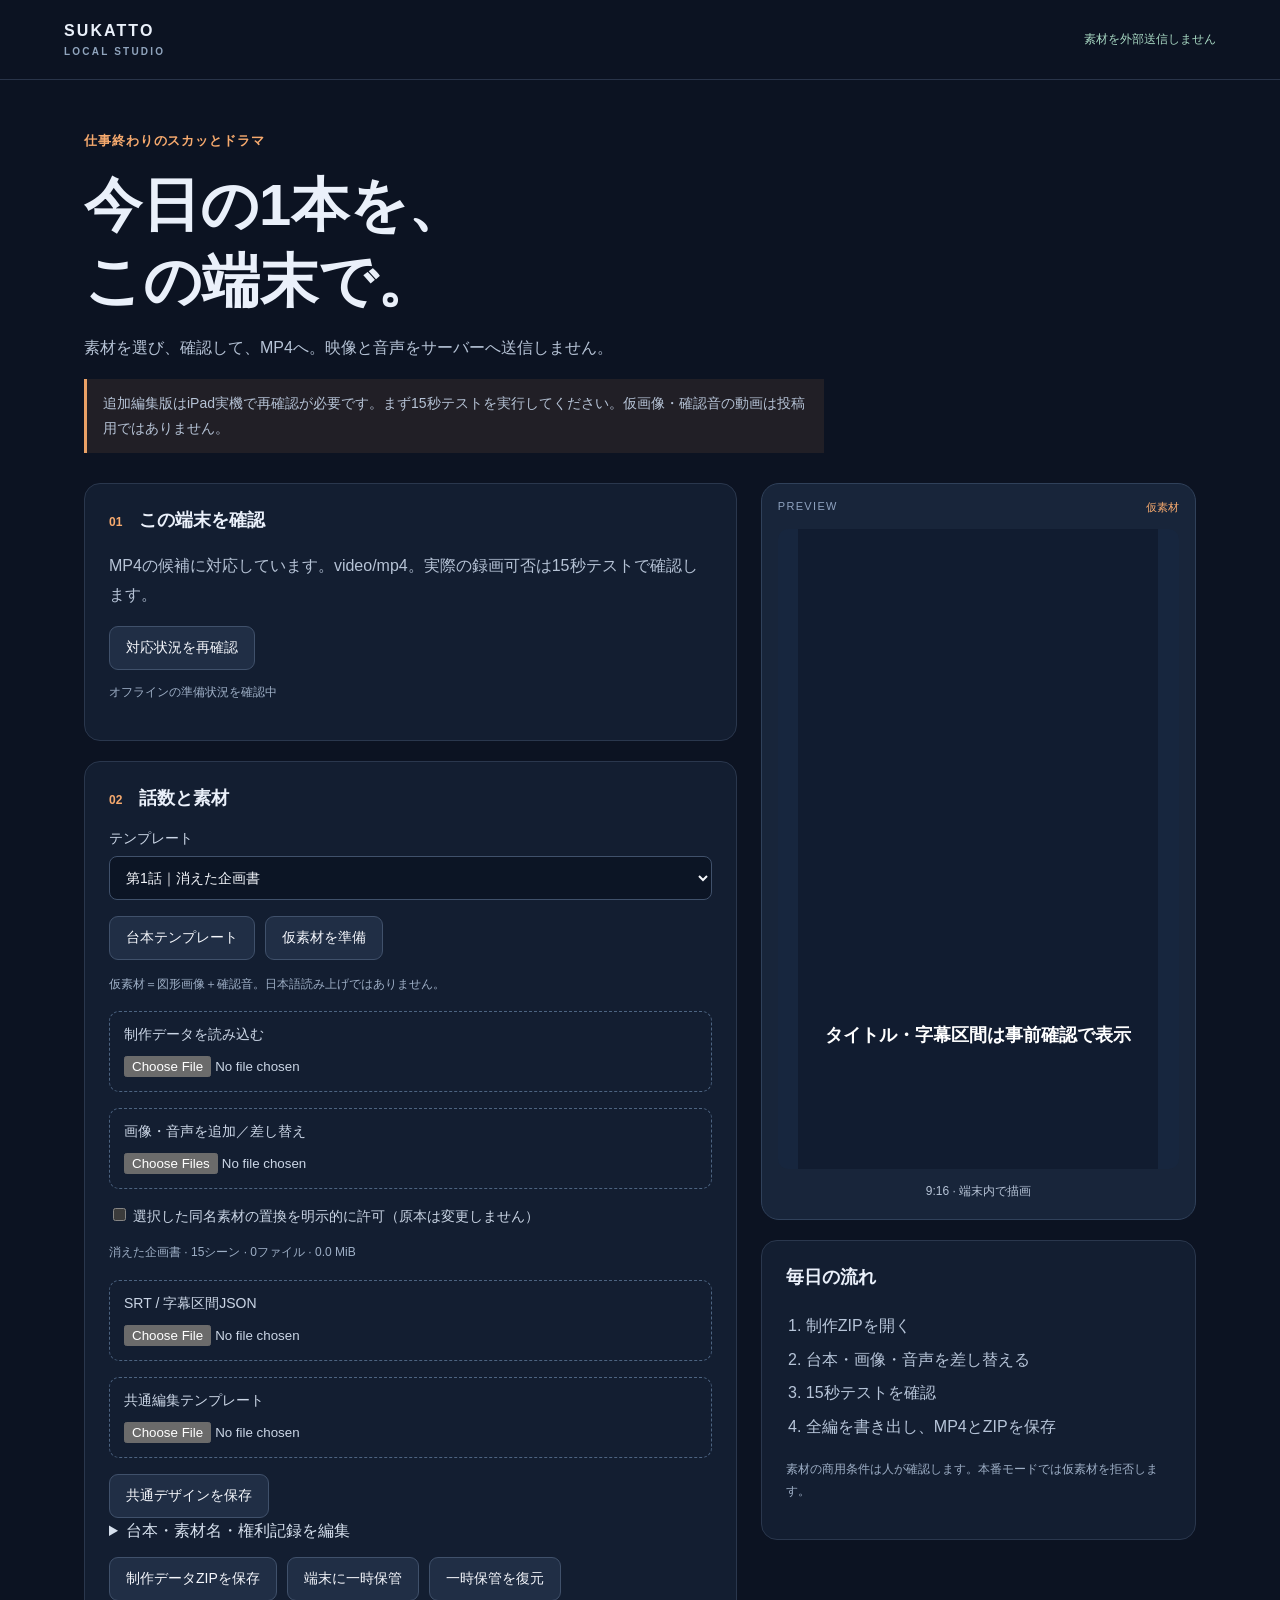
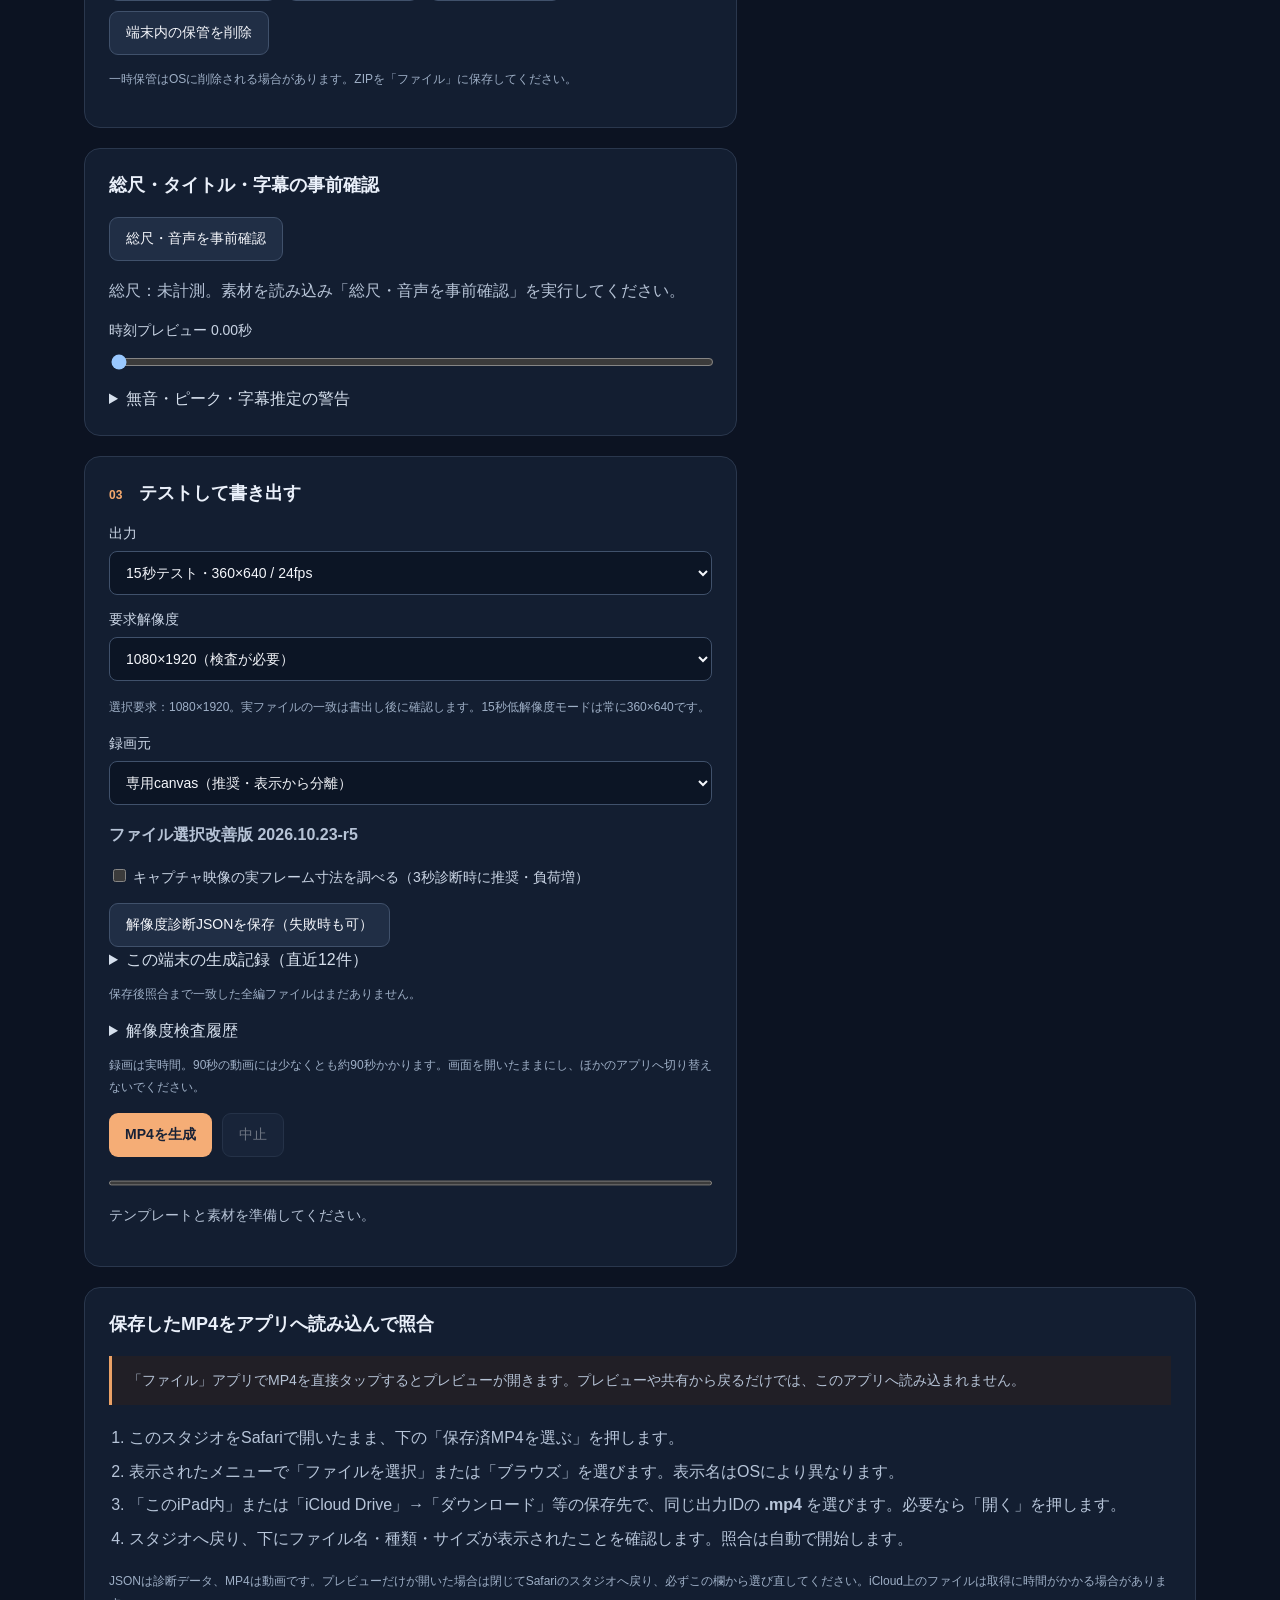
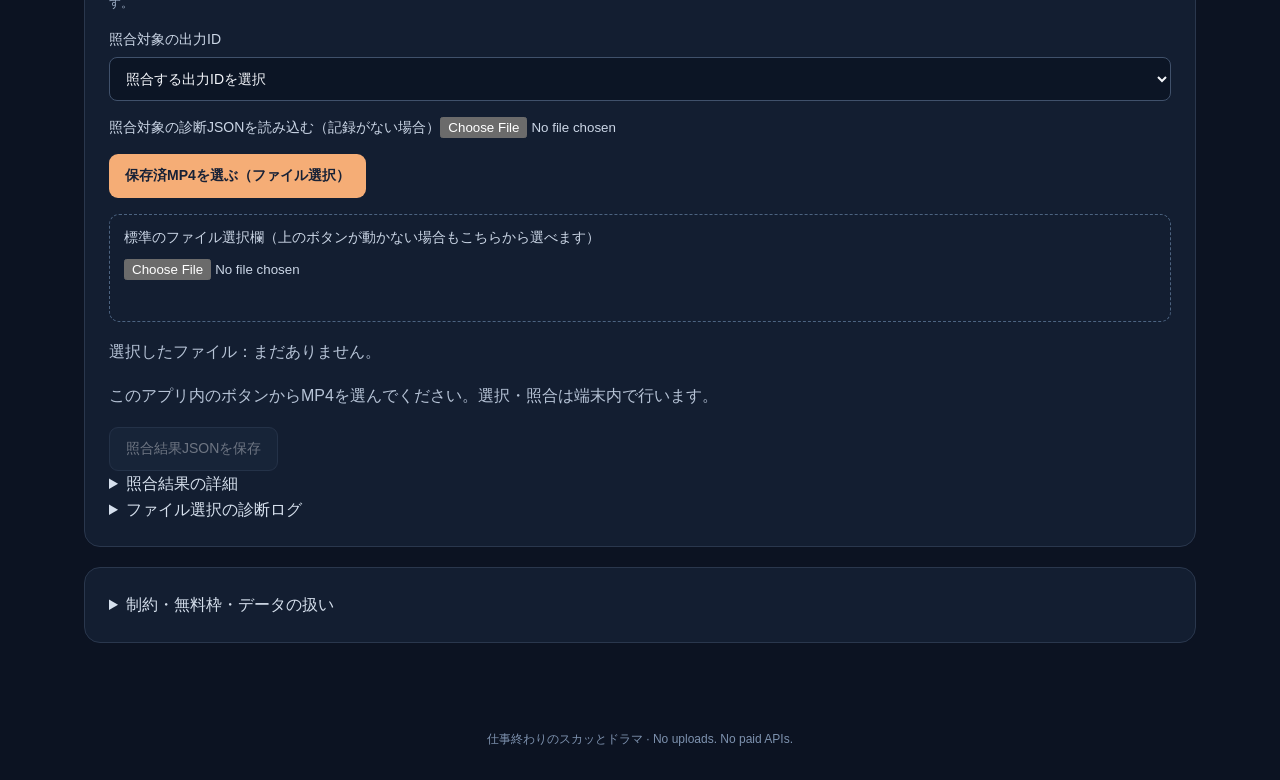
<file: index.html>
<!doctype html>
<html lang="ja"><head><meta charset="utf-8"><meta http-equiv="Content-Security-Policy" content="default-src 'self'; script-src 'self'; style-src 'self'; img-src 'self' blob: data:; media-src 'self' blob:; connect-src 'self'; worker-src 'self'; object-src 'none'; base-uri 'self'; form-action 'none'"><meta name="viewport" content="width=device-width,initial-scale=1,viewport-fit=cover"><meta name="theme-color" content="#111c30"><meta name="apple-mobile-web-app-capable" content="yes"><meta name="apple-mobile-web-app-status-bar-style" content="black-translucent"><link rel="manifest" href="manifest.webmanifest"><link rel="icon" href="icon.svg" type="image/svg+xml"><title>仕事終わりのスカッとドラマ｜端末内スタジオ</title><link rel="stylesheet" href="style.css"></head>
<body><header><div class="brand">SUKATTO <span>LOCAL STUDIO</span></div><span id="offline">端末内で合成</span></header>
<main><section class="intro"><p class="eyebrow">仕事終わりのスカッとドラマ</p><h1>今日の1本を、<br>この端末で。</h1><p>素材を選び、確認して、MP4へ。映像と音声をサーバーへ送信しません。</p><p class="notice">追加編集版はiPad実機で再確認が必要です。まず15秒テストを実行してください。仮画像・確認音の動画は投稿用ではありません。</p></section>
<div class="layout"><div class="controls">
<section class="card"><h2><span>01</span> この端末を確認</h2><p id="capabilities">確認中…</p><button id="diagnose">対応状況を再確認</button><p class="small" id="cacheStatus">オフラインの準備状況を確認中</p></section>
<section class="card"><h2><span>02</span> 話数と素材</h2><label>テンプレート<select id="episode"><option value="1">第1話｜消えた企画書</option><option value="2">第2話｜押しつけられた当番表</option></select></label><div class="buttons"><button id="template">台本テンプレート</button><button id="demo">仮素材を準備</button></div><p class="small">仮素材＝図形画像＋確認音。日本語読み上げではありません。</p>
<label class="upload">制作データを読み込む<input id="projectFile" type="file" accept=".json,.zip,application/json,application/zip"></label>
<label class="upload">画像・音声を追加／差し替え<input id="assets" type="file" accept="image/*,audio/*,.wav,.mp3,.m4a" multiple></label><label><input id="allowReplace" type="checkbox"> 選択した同名素材の置換を明示的に許可（原本は変更しません）</label><p id="assetStatus" class="small">素材は未選択です。</p>
<label class="upload">SRT / 字幕区間JSON<input id="subtitleFile" type="file" accept=".srt,.json"></label><label class="upload">共通編集テンプレート<input id="styleFile" type="file" accept=".json"></label><button id="saveTemplate">共通デザインを保存</button><details><summary>台本・素材名・権利記録を編集</summary><p class="small">脚本は1シーン45文字以内。区間字幕は最大2行・26文字。画像・音声は同じファイル名で差し替え可能です。</p><textarea id="manifest" spellcheck="false" aria-label="制作データJSON"></textarea><button id="apply">編集を適用</button></details>
<div class="buttons"><button id="saveProject">制作データZIPを保存</button><button id="remember">端末に一時保管</button><button id="recall">一時保管を復元</button><button id="clear">端末内の保管を削除</button></div><p class="small">一時保管はOSに削除される場合があります。ZIPを「ファイル」に保存してください。</p></section>
<section class="card"><h2>総尺・タイトル・字幕の事前確認</h2><button id="inspect">総尺・音声を事前確認</button><p id="durationInfo">総尺：未計測</p><label>時刻プレビュー <span id="scrubTime">0.00秒</span><input id="scrub" type="range" min="0" max="100" step="0.05" value="0"></label><details><summary>無音・ピーク・字幕推定の警告</summary><pre id="preflightReport"></pre></details></section><section class="card"><h2><span>03</span> テストして書き出す</h2><label>出力<select id="quality"><option value="test">15秒テスト・360×640 / 24fps</option><option value="full">全編・選択解像度 / 30fps</option><option value="probe">3秒・選択解像度の検査</option><option value="profile15">15秒・選択解像度の検査</option></select></label><label>要求解像度<select id="resolutionProfile"><option value="fhd">1080×1920（検査が必要）</option><option value="hd">720×1280（検査が必要）</option><option value="sd">540×960（検査が必要）</option><option value="low">360×640</option></select></label><p id="profileInfo" class="small">選択要求：1080×1920。実ファイルの一致は書出し後に確認します。15秒低解像度モードは常に360×640です。</p><label>録画元<select id="captureSource"><option value="dedicated">専用canvas（推奨・表示から分離）</option><option value="attached">専用canvasを画面内に配置（診断用）</option><option value="legacy">旧表示canvas（比較・復旧用）</option></select></label><p><strong>ファイル選択改善版 2026.10.23-r5</strong></p><label><input id="liveProbe" type="checkbox"> キャプチャ映像の実フレーム寸法を調べる（3秒診断時に推奨・負荷増）</label><div id="diagnosticMonitor"></div><button id="saveDiagnostics">解像度診断JSONを保存（失敗時も可）</button><details><summary>この端末の生成記録（直近12件）</summary><pre id="receiptHistory"></pre></details><p id="bestProfile" class="small">全編で実ファイル寸法が一致した記録はまだありません。</p><details><summary>解像度検査履歴</summary><pre id="probeResults"></pre></details><p class="small">録画は実時間。90秒の動画には少なくとも約90秒かかります。画面を開いたままにし、ほかのアプリへ切り替えないでください。</p><div class="buttons"><button id="export" class="primary">MP4を生成</button><button id="cancel" disabled>中止</button></div><progress id="progress" value="0" max="1"></progress><p id="status" role="status" aria-live="polite">テンプレートと素材を準備してください。</p></section>
<section id="result" class="card" hidden><h2><span>04</span> 確認して保存</h2><video id="playback" controls playsinline preload="metadata"></video><p id="resultInfo"></p><p id="saveIntegrityStatus" role="status">保存後の照合は未実施です。</p><details><summary>要求・canvas・トラック・MP4の解像度診断</summary><pre id="resolutionDiagnostics"></pre></details><div class="buttons"><button id="prepareDownload">1. 保存前に照合</button><a id="download" class="button" aria-disabled="true" download="shorts.mp4">2. MP4を「ファイル」に保存</a><button id="chooseSavedMP4AfterSave">3. 保存したMP4を選んで照合</button><button id="share">共有（比較用）</button><button id="report">同じIDの診断JSON</button><button id="preparePackage">元MP4＋診断JSONの検証用ZIPを作成</button><a id="downloadPackage" class="button" aria-disabled="true">検証用ZIPを保存</a></div><p class="small">再生して音声・字幕・末尾まで確認してください。テスト成功は、この端末での本番品質を保証しません。</p></section>
</div><aside><div class="previewShell"><div class="previewLabel">PREVIEW <span id="previewMode">仮素材</span></div><canvas id="canvas" width="360" height="640" aria-label="動画プレビュー"></canvas><p id="sceneInfo">9:16 · 端末内で描画</p></div><section class="card"><h2>毎日の流れ</h2><ol><li>制作ZIPを開く</li><li>台本・画像・音声を差し替える</li><li>15秒テストを確認</li><li>全編を書き出し、MP4とZIPを保存</li></ol><p class="small">素材の商用条件は人が確認します。本番モードでは仮素材を拒否します。</p></section></aside></div>
<section class="card" id="savedFileSection" aria-labelledby="savedFileTitle"><h2 id="savedFileTitle">保存したMP4をアプリへ読み込んで照合</h2>
<p class="notice">「ファイル」アプリでMP4を直接タップするとプレビューが開きます。プレビューや共有から戻るだけでは、このアプリへ読み込まれません。</p>
<ol><li>このスタジオをSafariで開いたまま、下の「保存済MP4を選ぶ」を押します。</li><li>表示されたメニューで「ファイルを選択」または「ブラウズ」を選びます。表示名はOSにより異なります。</li><li>「このiPad内」または「iCloud Drive」→「ダウンロード」等の保存先で、同じ出力IDの <strong>.mp4</strong> を選びます。必要なら「開く」を押します。</li><li>スタジオへ戻り、下にファイル名・種類・サイズが表示されたことを確認します。照合は自動で開始します。</li></ol>
<p class="small">JSONは診断データ、MP4は動画です。プレビューだけが開いた場合は閉じてSafariのスタジオへ戻り、必ずこの欄から選び直してください。iCloud上のファイルは取得に時間がかかる場合があります。</p>
<label>照合対象の出力ID<select id="verificationTarget"><option value="">出力IDを選択</option></select></label><label>照合対象の診断JSONを読み込む（記録がない場合）<input id="importExpected" type="file" accept=".json,application/json"></label>
<button id="chooseSavedMP4" class="primary" type="button">保存済MP4を選ぶ（ファイル選択）</button>
<label class="upload" for="inspectMP4">標準のファイル選択欄（上のボタンが動かない場合もこちらから選べます）<input id="inspectMP4" type="file" aria-describedby="selectedFileInfo fileReadStatus"></label>
<p id="selectedFileInfo">選択したファイル：まだありません。</p><p id="fileReadStatus" role="status" aria-live="polite">このアプリ内のボタンからMP4を選んでください。選択・照合は端末内で行います。</p><progress id="fileReadProgress" hidden aria-label="保存済MP4の照合中"></progress>
<button id="importSelectedJSON" type="button" hidden>このJSONを照合対象として読み込む</button><button id="retrySavedVerification" type="button" hidden>選択中のMP4をもう一度照合</button>
<p id="comparisonSummary"></p><a id="saveInspection" class="button" aria-disabled="true">照合結果JSONを保存</a><details><summary>照合結果の詳細</summary><pre id="fileInspection"></pre></details><details><summary>ファイル選択の診断ログ</summary><pre id="pickerLog"></pre><button id="savePickerLog" type="button">選択操作の診断JSONを保存</button></details>
</section><details class="card"><summary>制約・無料枠・データの扱い</summary><p>毎日の生成はCanvas・Web Audio・MediaRecorderで端末内処理します。Codespacesや有料APIは呼びません。カメラ・マイクの権限も不要です。初回配布にはHTTPSの静的ホストが必要です。GitHub Pagesなどの配信量は初回取得・更新時に消費します。Safariのキャッシュが削除された場合は再取得が必要です。</p><p>保存先が不足した場合や、MP4録画非対応・メモリ不足の場合は停止します。失敗時に解像度を自動で下げて成功扱いにはしません。端末・OSごとの実機テストが必要です。</p></details>
</main><footer>仕事終わりのスカッとドラマ · No uploads. No paid APIs.</footer><script src="core.js"></script><script src="editing.js"></script><script src="resolution.js"></script><script src="diagnostics.js"></script><script src="integrity.js"></script><script src="file-picker.js"></script><script src="app.js"></script></body></html>
</file>
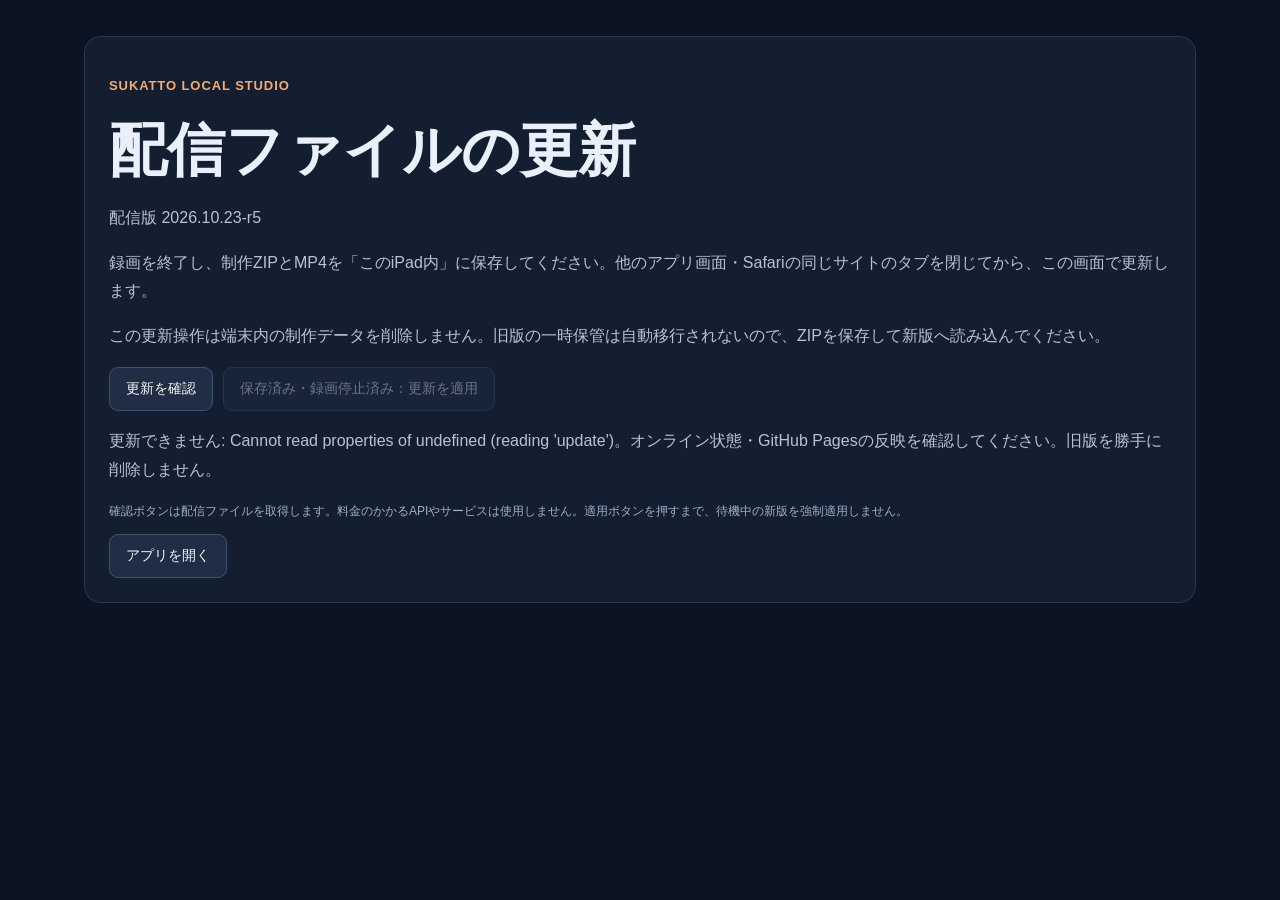
<file: update.html>
<!doctype html><html lang="ja"><head><meta charset="utf-8"><meta name="viewport" content="width=device-width,initial-scale=1"><meta http-equiv="Content-Security-Policy" content="default-src 'self'; script-src 'self'; style-src 'self'; connect-src 'self'; object-src 'none'; base-uri 'self'"><title>SUKATTO 更新確認</title><link rel="stylesheet" href="style.css"></head><body><main><section class="card"><p class="eyebrow">SUKATTO LOCAL STUDIO</p><h1>配信ファイルの更新</h1><p id="release">配信版 2026.10.23-r5</p><p>録画を終了し、制作ZIPとMP4を「このiPad内」に保存してください。他のアプリ画面・Safariの同じサイトのタブを閉じてから、この画面で更新します。</p><p>この更新操作は端末内の制作データを削除しません。旧版の一時保管は自動移行されないので、ZIPを保存して新版へ読み込んでください。</p><div class="buttons"><button id="check">更新を確認</button><button id="apply" disabled>保存済み・録画停止済み：更新を適用</button></div><p id="state" role="status" aria-live="polite">更新確認を準備中…</p><p class="small">確認ボタンは配信ファイルを取得します。料金のかかるAPIやサービスは使用しません。適用ボタンを押すまで、待機中の新版を強制適用しません。</p><a id="open" class="button" href="./">アプリを開く</a></section></main><script src="update.js"></script></body></html>
</file>
<file: style.css>
:root{font-family:-apple-system,BlinkMacSystemFont,'Hiragino Sans','Noto Sans CJK JP',sans-serif;color:#eaf0fa;background:#0c1322;font-size:16px;color-scheme:dark}*{box-sizing:border-box}body{margin:0}header{padding:22px max(5vw,20px);border-bottom:1px solid #293449;display:flex;align-items:center;justify-content:space-between;gap:16px}.brand{letter-spacing:.13em;font-weight:800}.brand span{display:block;font-size:10px;color:#90a4bd;letter-spacing:.22em;margin-top:6px}#offline{font-size:12px;color:#a8d8c3}main{max-width:1160px;margin:auto;padding:36px 24px}.eyebrow{color:#f7aa6e;font-weight:600;letter-spacing:.07em;font-size:13px}h1{font-size:clamp(36px,5vw,58px);line-height:1.3;margin:15px 0}p{line-height:1.8;color:#b6c3d6}.intro{margin-bottom:30px;max-width:740px}.notice{border-left:3px solid #eaa166;padding:12px 16px;background:#211f26;font-size:14px}.layout{display:grid;grid-template-columns:minmax(0,1.5fr) minmax(260px,1fr);gap:24px}.card{padding:24px;border:1px solid #2a374d;background:#131e31;border-radius:16px;margin-bottom:20px}h2{font-size:18px;margin:0 0 20px}h2 span{font-size:12px;color:#f7aa6e;margin-right:12px}.buttons{display:flex;gap:10px;flex-wrap:wrap;margin:14px 0}button,.button{border:1px solid #40516b;border-radius:9px;background:#202e45;color:#f5f7fc;font:inherit;font-size:14px;padding:12px 16px;cursor:pointer;text-decoration:none;display:inline-block;min-height:44px}button:disabled{opacity:.4;cursor:not-allowed}button.primary{background:#f5ad76;color:#172136;border:0;font-weight:700}button:hover,.button:hover{filter:brightness(1.1)}label{display:block;font-size:14px;color:#cbd6e6;margin:16px 0}select,textarea{width:100%;background:#0c1525;color:#f4f6fb;border:1px solid #40516b;border-radius:8px;padding:12px;margin-top:8px;font:inherit}textarea{min-height:320px;font:12px/1.5 monospace}.upload{border:1px dashed #4c6380;border-radius:10px;padding:14px}.upload input{display:block;max-width:100%;margin-top:12px}.small{font-size:12px;color:#9eafc6}progress{width:100%;height:10px;accent-color:#f5ad76}summary{cursor:pointer;line-height:1.6;color:#d6e0ed}video{width:100%;max-height:520px;border-radius:10px;background:#000}.previewShell{position:sticky;top:20px;background:#18253a;border:1px solid #30415a;padding:16px;border-radius:18px;margin-bottom:20px}.previewLabel{display:flex;justify-content:space-between;font-size:11px;letter-spacing:.12em;color:#8ea2bf;padding-bottom:14px}.previewLabel span{letter-spacing:0;color:#f7aa6e}canvas{width:100%;height:auto;max-height:640px;object-fit:contain;display:block;background:#17263e;border-radius:10px}#sceneInfo{text-align:center;font-size:12px;margin-bottom:0}li{line-height:2.1;color:#b7c5d9}ol{padding-left:20px}#status{font-size:14px;overflow-wrap:anywhere}footer{text-align:center;padding:32px;font-size:12px;color:#7e92af}.busy .controls input,.busy .controls select,.busy .controls textarea{pointer-events:none;opacity:.55}[hidden]{display:none!important}@media(max-width:760px){.layout{grid-template-columns:1fr}aside{order:-1}.previewShell{position:static;max-width:250px;margin:0 auto 22px}aside .card{display:none}main{padding:24px 16px}.card{padding:19px}h1{font-size:38px}header{padding:18px}#offline{font-size:10px}}

pre{white-space:pre-wrap;overflow-wrap:anywhere;font-size:12px;color:#b6c3d6}input[type=range]{display:block;width:100%;margin-top:14px}input[type=checkbox]{width:auto}

.recordingDiagnosticCanvas{width:180px!important;height:320px!important;max-height:none!important}.diagnosticVideo{width:180px;height:320px;object-fit:contain}#diagnosticMonitor{display:flex;flex-wrap:wrap;gap:8px}

a[aria-disabled=true]{opacity:.4;cursor:not-allowed}#resultInfo,#saveIntegrityStatus{overflow-wrap:anywhere}

#selectedFileInfo,#fileReadStatus,#comparisonSummary{overflow-wrap:anywhere}#comparisonSummary{white-space:pre-wrap}#inspectMP4{width:100%;min-height:48px}#savedFileSection{scroll-margin-top:16px}#fileReadStatus[data-stage=verified]{color:#a8e0b6}#fileReadStatus[data-stage=mismatch],#fileReadStatus[data-stage=json],#fileReadStatus[data-stage=verification-error]{color:#ffc491}
</file>
